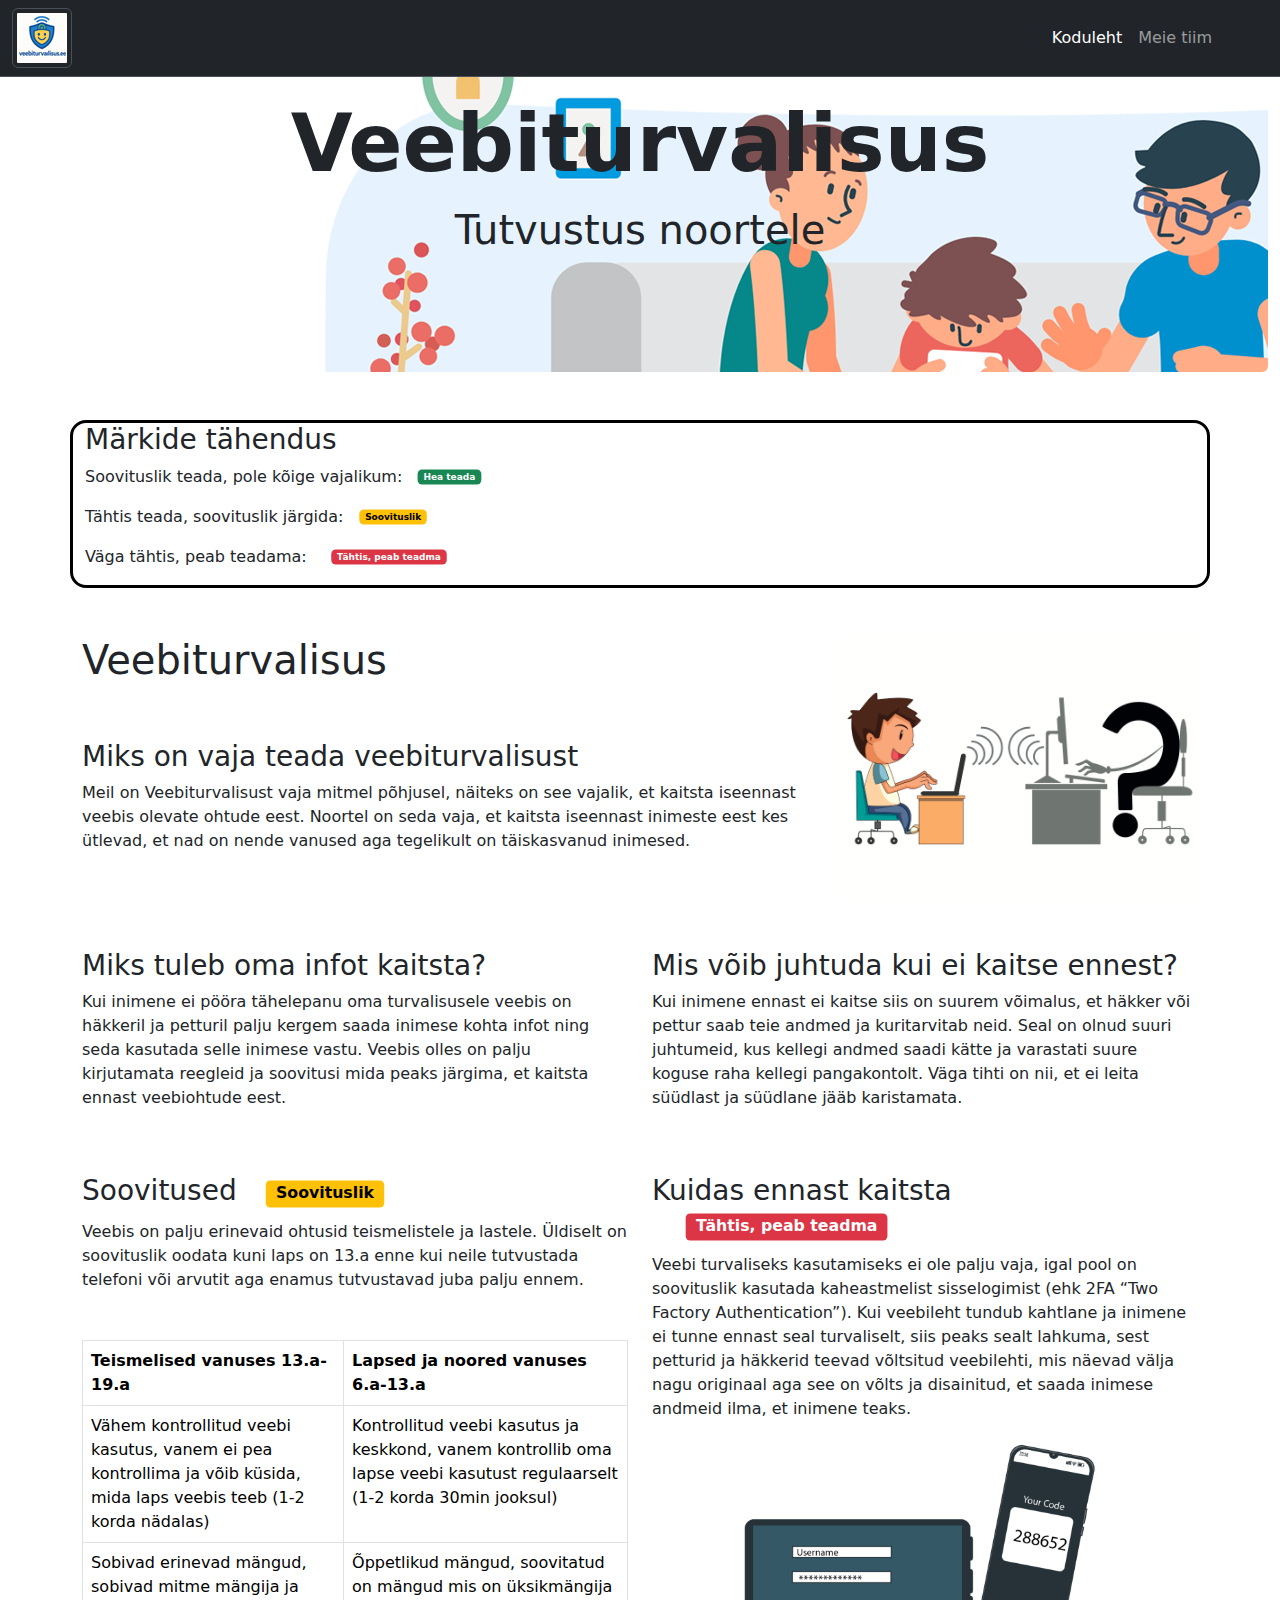
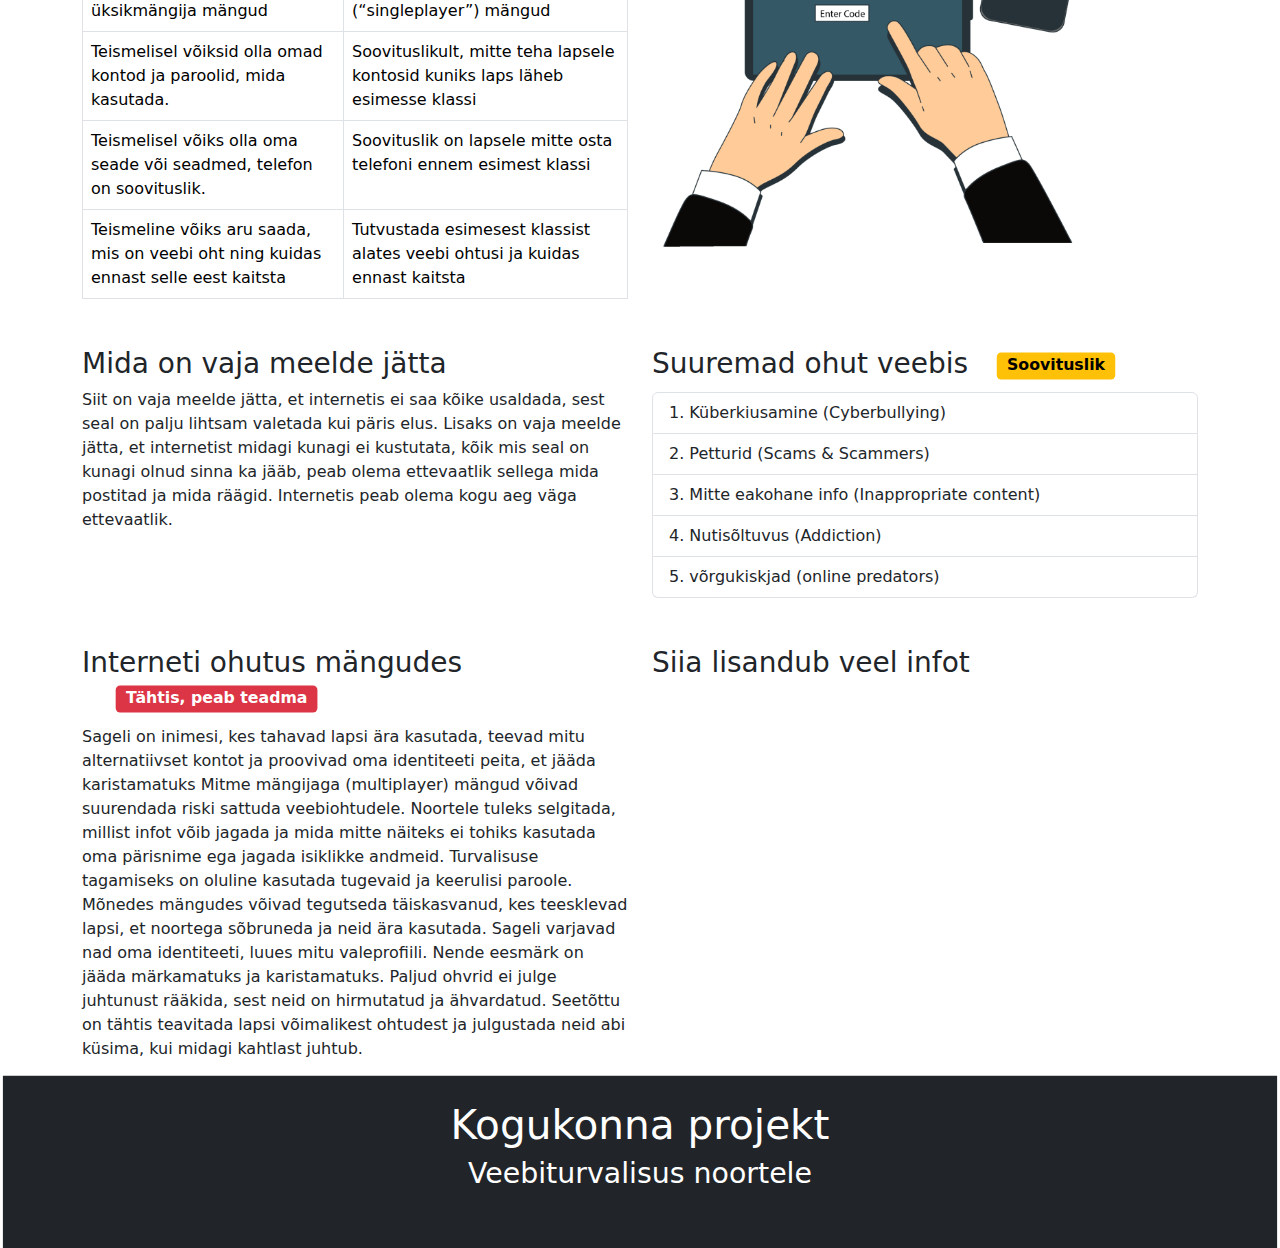
<file: index.html>
<!doctype html>
<html lang="et">
  <head>
    <meta charset="utf-8">
    <meta name="viewport" content="width=device-width, initial-scale=1">
    <title>Veebiturvalisus.ee</title>
    <link rel="stylesheet" href="style.css">
    <link href="https://cdn.jsdelivr.net/npm/bootstrap@5.3.3/dist/css/bootstrap.min.css" rel="stylesheet" integrity="sha384-QWTKZyjpPEjISv5WaRU9OFeRpok6YctnYmDr5pNlyT2bRjXh0JMhjY6hW+ALEwIH" crossorigin="anonymous">
  </head>
  <body>
  <div class="container" style="max-width:100%;">
    <nav class="navbar bg-dark border-bottom border-body navbar-expand-sm fixed-top" data-bs-theme="dark">
      <div class="container-fluid">
         <img src="info/veebiturvalisus_logo_50x50.png" class="img-fluid img-thumbnail" alt="Logo">
        <button class="navbar-toggler" type="button" data-bs-toggle="collapse" data-bs-target="#navbarSupportedContent" aria-controls="navbarSupportedContent" aria-expanded="true" aria-label="Toggle navigation">
          <span class="navbar-toggler-icon"></span>
        </button>
        <div class="collapse navbar-collapse" id="navbarSupportedContent">
          <div class="offcanvas-body">
            <ul class="navbar-nav justify-content-end flex-grow-1 me-5">
              <li class="nav-item">
                <a class="nav-link active" aria-current="page" href="https://marcushkhk.github.io/Veebiturvalisus/">Koduleht</a>
              </li>
              <li class="nav-item">
                <a class="nav-link" href="https://marcushkhk.github.io/Veebiturvalisus/ourteam.html">Meie tiim</a>
              </li>
            </ul>
          </div>
        </div>
      </div>
    </nav>
    <div class="p-5 mb-5 rounded-2 text-center jumbo">
      <div class="container-fluid py-5">
        <h1 class="display-1 fw-bold text-dark">Veebiturvalisus</h1>
        <p class="fs-1 text-dark">Tutvustus noortele</p>
      </div>
    </div>
    <div class="container">
      <div class="row border border-black border-3 rounded-4">
        <div class="tahendus">
          <h3>Märkide tähendus</h3>
          <p>Soovituslik teada, pole kõige vajalikum: <span class="badge text-bg-success">Hea teada</span></p>
          <p>Tähtis teada, soovituslik järgida: <span class="badge text-bg-warning">Soovituslik</span></p>
          <p>Väga tähtis, peab teadama: <span class="badge text-bg-danger">Tähtis, peab teadma</span></p>
        </div>
      </div>
      <div class="row">
        <div class="col-sm-8">
          <h1 class="py-5">Veebiturvalisus</h1>
          <h3>Miks on vaja teada veebiturvalisust </h3>
          <p>Meil on Veebiturvalisust vaja mitmel põhjusel, näiteks on see vajalik, et kaitsta iseennast veebis olevate ohtude eest. Noortel on seda vaja, et kaitsta iseennast inimeste eest kes ütlevad, et nad on nende vanused aga tegelikult on täiskasvanud inimesed.</p>
        </div>
         <div class="col-sm-4">
          <img src="info/onlinesafety.png" class="img-fluid py-5" alt="Internet safety">
         </div>
      </div>
      <div class="row">
        <div class="col-sm-6">
          <h3>Miks tuleb oma infot kaitsta?</h3>
          <p>Kui inimene ei pööra tähelepanu oma turvalisusele veebis on häkkeril ja petturil palju kergem saada inimese kohta infot ning seda kasutada selle inimese vastu. Veebis olles on palju kirjutamata reegleid ja soovitusi mida peaks järgima, et kaitsta ennast veebiohtude eest.</p>
        </div>
        <div class="col-sm-6">
          <h3>Mis võib juhtuda kui ei kaitse ennest?</h3>
          <p>Kui inimene ennast ei kaitse siis on suurem võimalus, et häkker või pettur saab teie andmed ja kuritarvitab neid. Seal on olnud suuri juhtumeid, kus kellegi andmed saadi kätte ja varastati suure koguse raha kellegi pangakontolt. Väga tihti on nii, et ei leita süüdlast ja süüdlane jääb karistamata. </p>
        </div>
      </div>
      <div class="row">
        <div class="col-sm-6">
          <h3 class="pt-5">Soovitused <span class="badge text-bg-warning">Soovituslik</span></h3>
          <p>Veebis on palju erinevaid ohtusid teismelistele ja lastele. Üldiselt on soovituslik oodata kuni laps on 13.a enne kui neile tutvustada telefoni või arvutit aga enamus tutvustavad juba palju ennem.</p>
          <table class="table my-5 table-bordered">
            <thead>
              <tr>
                <th scope="col">Teismelised vanuses 13.a-19.a</th>
                <th scope="col">Lapsed ja noored vanuses 6.a-13.a</th>
              </tr>
            </thead>
            <tbody>
              <tr>
                <td>Vähem kontrollitud veebi kasutus, vanem ei pea kontrollima ja võib küsida, mida laps veebis teeb (1-2 korda nädalas)</td>
                <td>Kontrollitud veebi kasutus ja keskkond, vanem kontrollib oma lapse veebi kasutust regulaarselt (1-2 korda 30min jooksul)</td>
              </tr>
              <tr>
                <td>Sobivad erinevad mängud, sobivad mitme mängija ja üksikmängija mängud</td>
                <td>Õppetlikud mängud, soovitatud on mängud mis on üksikmängija (“singleplayer”) mängud</td>
              </tr>
              <tr>
                <td>Teismelisel võiksid olla omad kontod ja paroolid, mida kasutada.</td>
                <td>Soovituslikult, mitte teha lapsele kontosid kuniks laps läheb esimesse klassi</td>
              </tr>
              <tr>
                <td>Teismelisel võiks olla oma seade või seadmed, telefon on soovituslik.</td>
                <td>Soovituslik on lapsele mitte osta telefoni ennem esimest klassi</td>
              </tr>
              <tr>
                <td>Teismeline võiks aru saada, mis on veebi oht ning kuidas ennast selle eest kaitsta</td>
                <td>Tutvustada esimesest klassist alates veebi ohtusi ja kuidas ennast kaitsta</td>
              </tr>
            </tbody>
          </table>
        </div>
        <div class="col-sm-6">
          <h3 class="pt-5	">Kuidas ennast kaitsta <span class="badge text-bg-danger">Tähtis, peab teadma</span></h3>
          <p>Veebi turvaliseks kasutamiseks ei ole palju vaja, igal pool on soovituslik kasutada kaheastmelist sisselogimist (ehk 2FA “Two Factory Authentication”). Kui veebileht tundub kahtlane ja inimene ei tunne ennast seal turvaliselt, siis peaks sealt lahkuma, sest petturid ja häkkerid teevad võltsitud veebilehti, mis näevad välja nagu originaal aga see on võlts ja disainitud, et saada inimese andmeid ilma, et inimene teaks.</p>
          <img class="img-fluid" style="height: 50%;" src="/info/2FA-image-1320x1196.png" alt="">
        </div>
      </div>
      <div class="row">
        <div class="col-sm-6">
          <h3>Mida on vaja meelde jätta</h3>
          <p>Siit on vaja meelde jätta, et internetis ei saa kõike usaldada, sest seal on palju lihtsam valetada kui päris elus. Lisaks on vaja meelde jätta, et internetist midagi kunagi ei kustutata, kõik mis seal on kunagi olnud sinna ka jääb, peab olema ettevaatlik sellega mida postitad ja mida räägid. Internetis peab olema kogu aeg väga ettevaatlik.</p>
        </div>
        <div class="col-sm-6">
          <h3>Suuremad ohut veebis <span class="badge text-bg-warning">Soovituslik</span></h3>
          <ol class="list-group list-group-numbered pb-5">
            <li class="list-group-item">Küberkiusamine (Cyberbullying)</li>
            <li class="list-group-item">Petturid (Scams & Scammers)</li>
            <li class="list-group-item">Mitte eakohane info (Inappropriate content)</li>
            <li class="list-group-item">Nutisõltuvus (Addiction)</li>
            <li class="list-group-item">võrgukiskjad (online predators)</li>
          </ol>
        </div>
      </div>
      <div class="row">
        <div class="col-sm-6">
          <h3>Interneti ohutus mängudes <span class="badge text-bg-danger">Tähtis, peab teadma</span></h3>
          <p>Sageli on inimesi, kes tahavad lapsi ära kasutada, teevad mitu alternatiivset kontot ja proovivad oma identiteeti peita, et jääda karistamatuks Mitme mängijaga (multiplayer) mängud võivad suurendada riski sattuda veebiohtudele. Noortele tuleks selgitada, millist infot võib jagada ja mida mitte näiteks ei tohiks kasutada oma pärisnime ega jagada isiklikke andmeid. Turvalisuse tagamiseks on oluline kasutada tugevaid ja keerulisi paroole. Mõnedes mängudes võivad tegutseda täiskasvanud, kes teesklevad lapsi, et noortega sõbruneda ja neid ära kasutada. Sageli varjavad nad oma identiteeti, luues mitu valeprofiili. Nende eesmärk on jääda märkamatuks ja karistamatuks. Paljud ohvrid ei julge juhtunust rääkida, sest neid on hirmutatud ja ähvardatud. Seetõttu on tähtis teavitada lapsi võimalikest ohtudest ja julgustada neid abi küsima, kui midagi kahtlast juhtub.</p>
        </div>
        <div class="col-sm-6">
          <h3>Siia lisandub veel infot</h3>
        </div>
      </div>
    </div>
    <div class="footer-bottom">
      <div class="container-fluid text-white bg-dark text-center">
        <footer class="p-4">
          <div class="row">
            <div class="col-md-6 offset-md-3 mb-4">
              <form>
                <h1>Kogukonna projekt</h1>
                <h3>Veebiturvalisus noortele</h3>
                <div class="d-flex flex-column flex-sm-row w-100 gap-2"></div>
              </form>
            </div>
          </div>
        </footer>
      </div>
    </div>
  </div>
    <script src="https://cdn.jsdelivr.net/npm/bootstrap@5.3.3/dist/js/bootstrap.bundle.min.js" integrity="sha384-YvpcrYf0tY3lHB60NNkmXc5s9fDVZLESaAA55NDzOxhy9GkcIdslK1eN7N6jIeHz" crossorigin="anonymous"></script>
  </body>
</html>
</file>
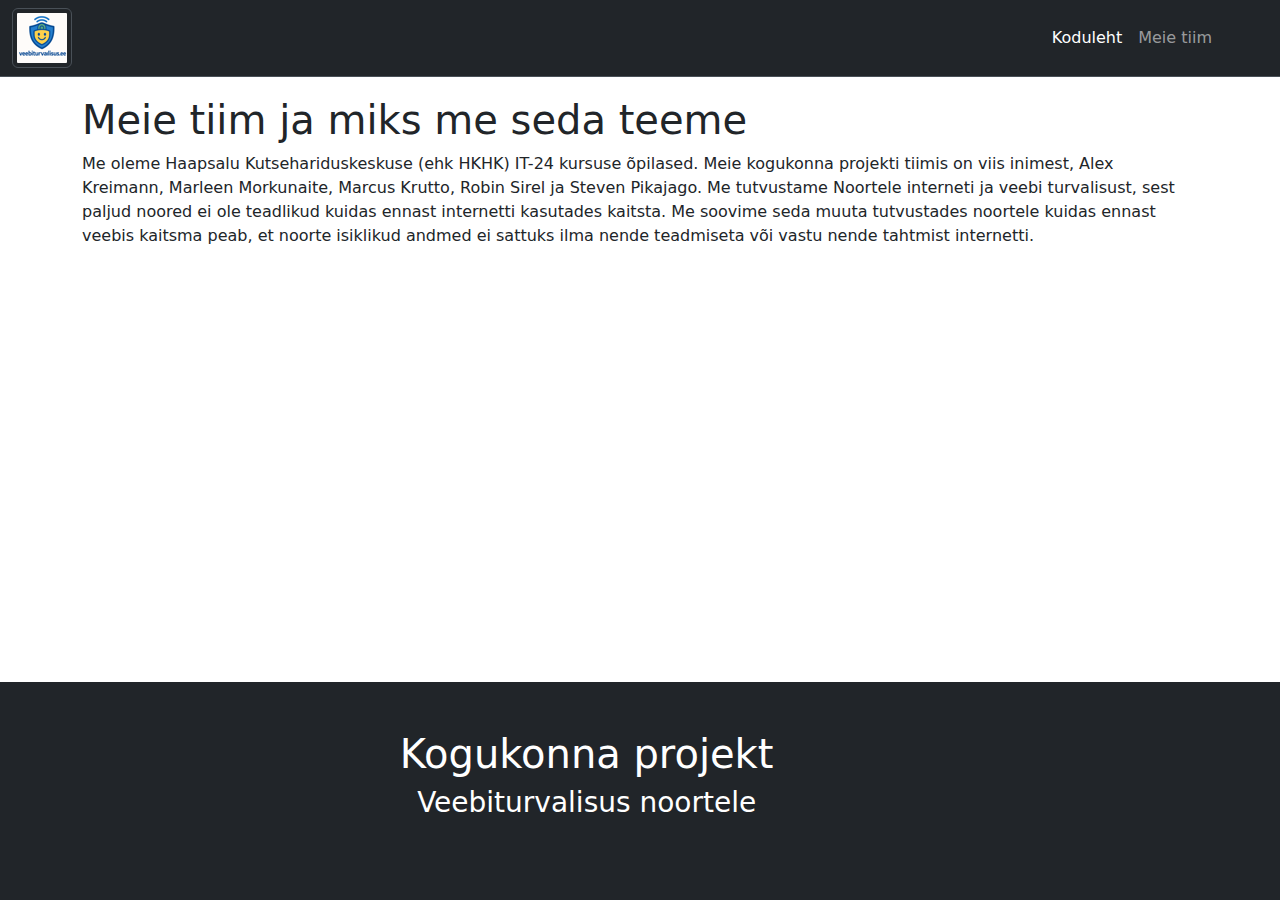
<file: ourteam.html>
<!doctype html>
<html lang="et">
  <head>
    <meta charset="utf-8">
    <meta name="viewport" content="width=device-width, initial-scale=1">
    <title>Veebiturvalisus.ee</title>
    <link href="https://cdn.jsdelivr.net/npm/bootstrap@5.3.3/dist/css/bootstrap.min.css" rel="stylesheet" integrity="sha384-QWTKZyjpPEjISv5WaRU9OFeRpok6YctnYmDr5pNlyT2bRjXh0JMhjY6hW+ALEwIH" crossorigin="anonymous">
  </head>
  <body>
  <div class="container" style="max-width:100%;">
    <nav class="navbar bg-dark border-bottom border-body navbar-expand-sm fixed-top" data-bs-theme="dark">
      <div class="container-fluid">
         <img src="info/veebiturvalisus_logo_50x50.png" class="img-fluid img-thumbnail" alt="Logo">
        <button class="navbar-toggler" type="button" data-bs-toggle="collapse" data-bs-target="#navbarSupportedContent" aria-controls="navbarSupportedContent" aria-expanded="true" aria-label="Toggle navigation">
          <span class="navbar-toggler-icon"></span>
        </button>
        <div class="collapse navbar-collapse" id="navbarSupportedContent">
          <div class="offcanvas-body">
            <ul class="navbar-nav justify-content-end flex-grow-1 me-5">
              <li class="nav-item">
                <a class="nav-link active" aria-current="page" href="https://marcushkhk.github.io/Veebiturvalisus/">Koduleht</a>
              </li>
              <li class="nav-item">
                <a class="nav-link" href="https://marcushkhk.github.io/Veebiturvalisus/ourteam.html">Meie tiim</a>
              </li>
            </ul>
          </div>
        </div>
      </div>
    </nav>
    <div class="container py-5">
      <div class="liikmed py-5">
        <div class="row">
          <div class="col-sm-12">
            <h1>Meie tiim ja miks me seda teeme</h1>
            <p>Me oleme Haapsalu Kutsehariduskeskuse (ehk HKHK) IT-24 kursuse õpilased. Meie kogukonna projekti tiimis on viis inimest, Alex Kreimann, Marleen    Morkunaite, Marcus Krutto, Robin Sirel ja Steven Pikajago. Me tutvustame Noortele interneti ja veebi turvalisust, sest paljud noored ei ole teadlikud   kuidas ennast internetti kasutades kaitsta. Me soovime seda muuta tutvustades noortele kuidas ennast veebis kaitsma peab, et noorte isiklikud andmed ei    sattuks ilma nende teadmiseta või vastu nende tahtmist internetti.</p>
          </div>
        </div>
        <div class="kirjeldus">
          <div class="row">
            <div class="col-sm-4"></div>
            <div class="col-sm-4"></div>
            <div class="col-sm-4"></div>
          </div>
          <div class="row">
            <div class="col-sm-4"></div>
            <div class="col-sm-4"></div>
            <div class="col-sm-4"></div>
          </div>
        </div>
      </div>
    </div>
    <div class="container-fluid text-white bg-dark text-center fixed-bottom" style="max-width: 100%;">
      <footer class="py-5">
        <div class="row" >
          <div class="col-md-5 offset-md-3 mb-4">
            <form>
              <h1>Kogukonna projekt</h1>
              <h3>Veebiturvalisus noortele</h3>
              <div class="d-flex flex-column flex-sm-row w-100 gap-2"></div>
            </form>
          </div>
        </div>
      </footer>
    </div>
  </div>
    <script src="https://cdn.jsdelivr.net/npm/bootstrap@5.3.3/dist/js/bootstrap.bundle.min.js" integrity="sha384-YvpcrYf0tY3lHB60NNkmXc5s9fDVZLESaAA55NDzOxhy9GkcIdslK1eN7N6jIeHz" crossorigin="anonymous"></script>
  </body>
</html>
</file>
<file: style.css>
.jumbo{
  background-image: url("/info/internet-safety-for-your-child.png");
}
.card-img-top {
  width: 100%;
  height: 15vw;
  object-fit: cover;
  display: flex;
  justify-content: center;
}
.footer-bottom{
    width: 100%;
    scale: 1.0145;
}
.badge{
  scale: 75%;
}
</file>
